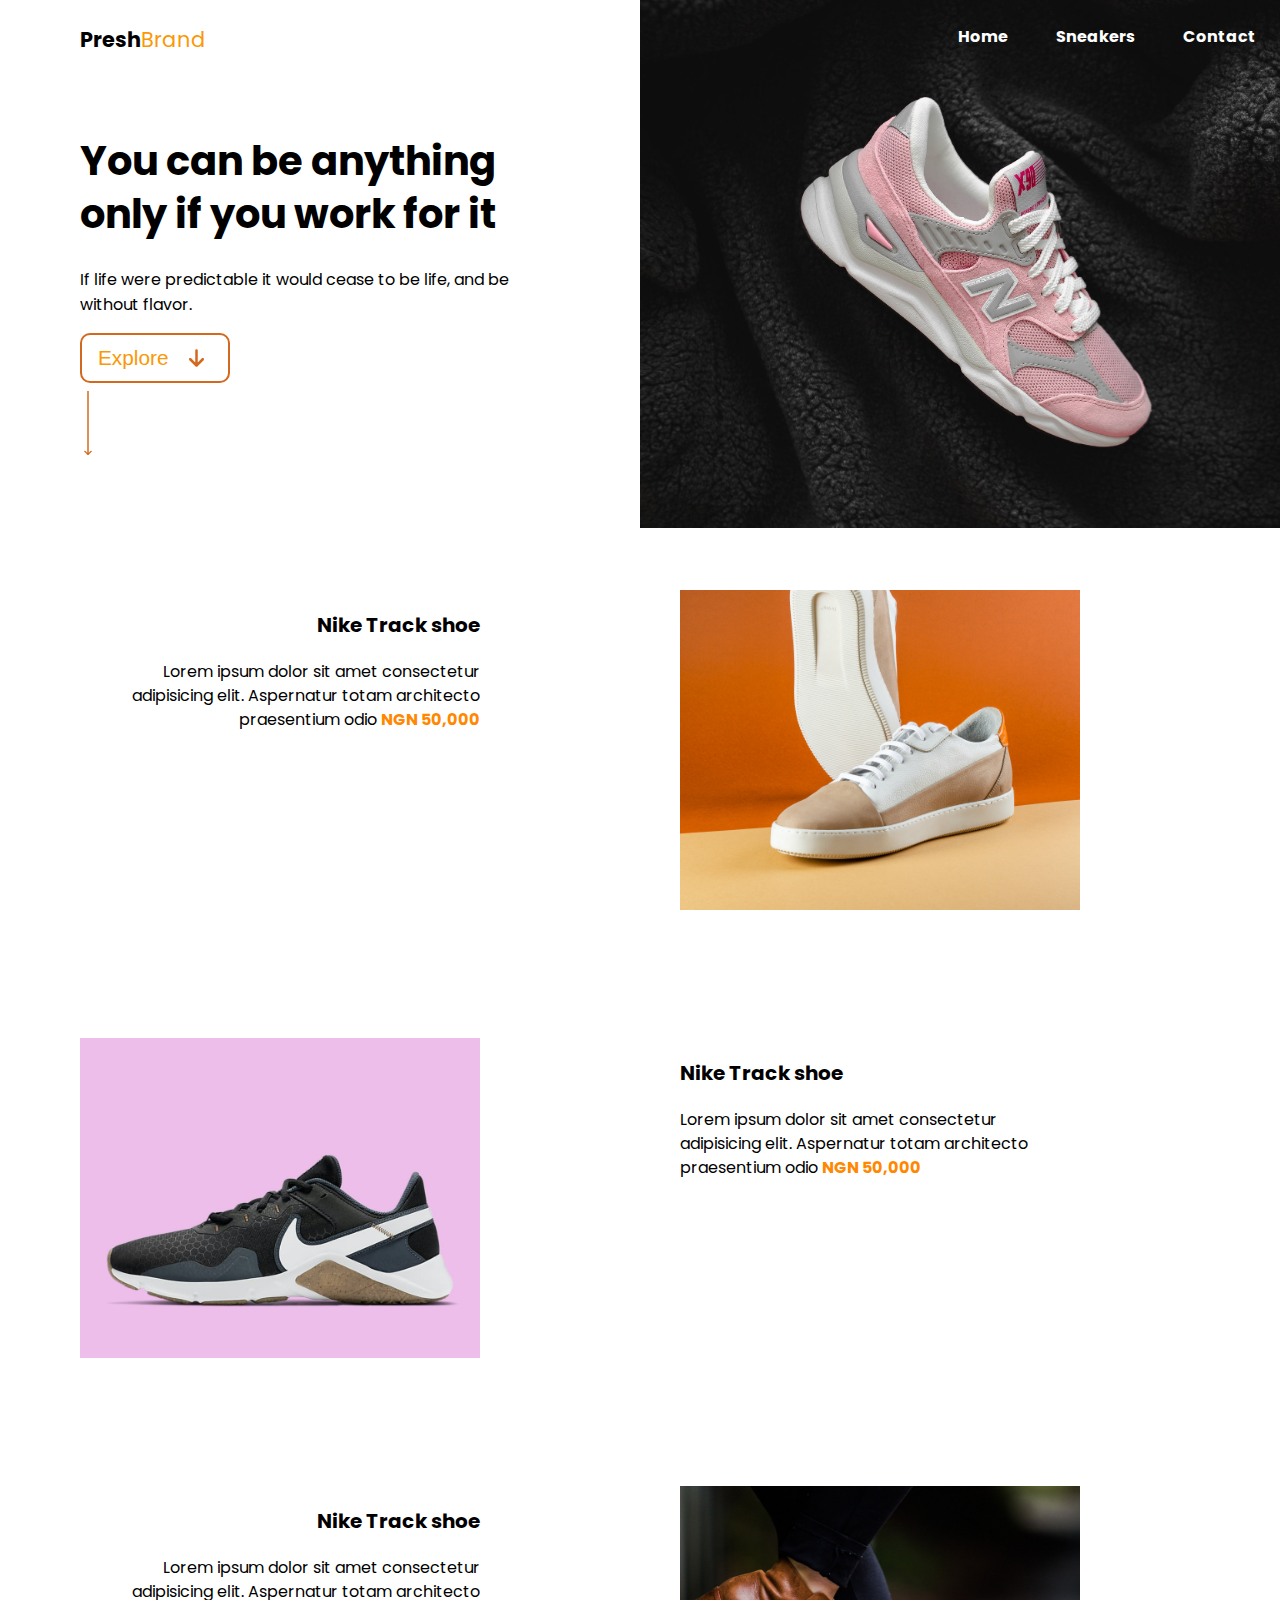
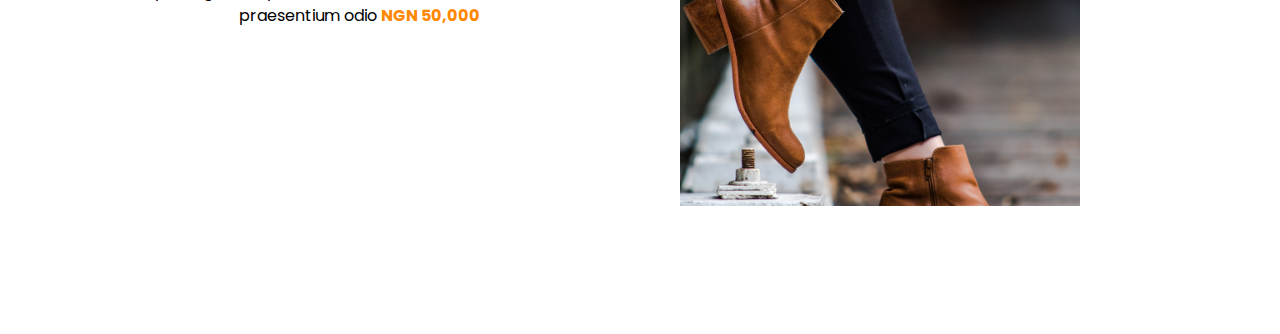
<file: index.html>
<!DOCTYPE html>
<html lang="en">
<head>
    <meta charset="UTF-8">
    <meta http-equiv="X-UA-Compatible" content="IE=edge">
    <meta name="viewport" content="width=device-width, initial-scale=1.0">
    <title>Landing page</title>
    <link rel="stylesheet" href="css/main.css">
</head>
<body>
    <div class="hero-img"></div>
    <div class="wrapper">
        <header>
            <a href="#" class="logo">
                Presh<span>Brand</span>
            </a>

            <nav>
                <svg class="close" viewBox="0 0 24 24" fill="none" xmlns="http://www.w3.org/2000/svg">
                    <path d="M12 2C10.0222 2 8.08879 2.58649 6.4443 3.6853C4.79981 4.78412 3.51809 6.3459 2.76121 8.17317C2.00433 10.0004 1.8063 12.0111 2.19215 13.9509C2.578 15.8907 3.53041 17.6725 4.92894 19.0711C6.32746 20.4696 8.10929 21.422 10.0491 21.8079C11.9889 22.1937 13.9996 21.9957 15.8268 21.2388C17.6541 20.4819 19.2159 19.2002 20.3147 17.5557C21.4135 15.9112 22 13.9778 22 12C22 10.6868 21.7413 9.38642 21.2388 8.17317C20.7363 6.95991 19.9997 5.85752 19.0711 4.92893C18.1425 4.00035 17.0401 3.26375 15.8268 2.7612C14.6136 2.25866 13.3132 2 12 2V2ZM14.71 13.29C14.8037 13.383 14.8781 13.4936 14.9289 13.6154C14.9797 13.7373 15.0058 13.868 15.0058 14C15.0058 14.132 14.9797 14.2627 14.9289 14.3846C14.8781 14.5064 14.8037 14.617 14.71 14.71C14.617 14.8037 14.5064 14.8781 14.3846 14.9289C14.2627 14.9797 14.132 15.0058 14 15.0058C13.868 15.0058 13.7373 14.9797 13.6154 14.9289C13.4936 14.8781 13.383 14.8037 13.29 14.71L12 13.41L10.71 14.71C10.617 14.8037 10.5064 14.8781 10.3846 14.9289C10.2627 14.9797 10.132 15.0058 10 15.0058C9.86799 15.0058 9.73729 14.9797 9.61543 14.9289C9.49357 14.8781 9.38297 14.8037 9.29 14.71C9.19628 14.617 9.12188 14.5064 9.07111 14.3846C9.02034 14.2627 8.99421 14.132 8.99421 14C8.99421 13.868 9.02034 13.7373 9.07111 13.6154C9.12188 13.4936 9.19628 13.383 9.29 13.29L10.59 12L9.29 10.71C9.1017 10.5217 8.99591 10.2663 8.99591 10C8.99591 9.7337 9.1017 9.4783 9.29 9.29C9.47831 9.1017 9.7337 8.99591 10 8.99591C10.2663 8.99591 10.5217 9.1017 10.71 9.29L12 10.59L13.29 9.29C13.4783 9.1017 13.7337 8.99591 14 8.99591C14.2663 8.99591 14.5217 9.1017 14.71 9.29C14.8983 9.4783 15.0041 9.7337 15.0041 10C15.0041 10.2663 14.8983 10.5217 14.71 10.71L13.41 12L14.71 13.29Z" fill="#fa9806"/>
                </svg>
                <ul>
                    <li><a href="#">Home</a></li>
                    <li><a href="#">Sneakers</a></li>
                    <li><a href="#">Contact</a></li>
                </ul>
            </nav>

            <svg class="menu" viewBox="0 0 48 32" fill="none" xmlns="http://www.w3.org/2000/svg">
                <path d="M24 32H0V26.6667H24V32ZM48 18.6667H0V13.3333H48V18.6667ZM48 5.33333H24V0H48V5.33333Z" fill="white"/>
            </svg>
        </header>

        <section class="hero">
            <h1>You can be anything only if you work for it</h1>
            <p class="subhead">If life were predictable it would cease to be life, and be without flavor.
            </p>
            <button class="btn"><a class="title" href="#">Explore</a> <svg class="down" xmlns="http://www.w3.org/2000/svg" viewBox="0 0 384 512"><!--! Font Awesome Pro 6.1.1 by @fontawesome - https://fontawesome.com License - https://fontawesome.com/license (Commercial License) Copyright 2022 Fonticons, Inc. --><path d="M374.6 310.6l-160 160C208.4 476.9 200.2 480 192 480s-16.38-3.125-22.62-9.375l-160-160c-12.5-12.5-12.5-32.75 0-45.25s32.75-12.5 45.25 0L160 370.8V64c0-17.69 14.33-31.1 31.1-31.1S224 46.31 224 64v306.8l105.4-105.4c12.5-12.5 32.75-12.5 45.25 0S387.1 298.1 374.6 310.6z"/></svg></button>
            <svg class="down-arrow" viewBox="0 0 16 132" fill="none" xmlns="http://www.w3.org/2000/svg">
                <path d="M7.29289 131.707C7.68341 132.098 8.31658 132.098 8.7071 131.707L15.0711 125.343C15.4616 124.953 15.4616 124.319 15.0711 123.929C14.6805 123.538 14.0474 123.538 13.6568 123.929L7.99999 129.586L2.34314 123.929C1.95262 123.538 1.31945 123.538 0.928927 123.929C0.538402 124.319 0.538402 124.953 0.928927 125.343L7.29289 131.707ZM7 -4.37114e-08L6.99999 131L8.99999 131L9 4.37114e-08L7 -4.37114e-08Z" fill="black"/>
            </svg>
            
        <!-- <form>
            <label for="name"><strong>Name:</strong><br>
                <input type="text" name="name" id="name" required="required"></label><br>
            <label for="shoe size"><strong>Shoe Size::</strong><br>
                <label class="z" for="size"> 30+</label>
                 <input type="checkbox" id="shoe1" name="shoe1" value="30+">
                <label class="z" for="size"> 40+</label>
               <input type="checkbox" id="shoe2" name="shoe2" value="40+">
                <label class="z" for="size">45+ </label>
               <input type="checkbox" id="shoe3" name="shoe3" value="45+"></label><br>
            <label for="contact"><strong>Contact</strong></label><br>
               <input type="" id="contact" required="required"><br>
            <button class="su"><strong>Submit</strong></button>
        </form> -->
        </section>

        <section class="more-info">
            <div class="feature">
                <div class="content">
                    <p class="title">Nike Track shoe</p>
                    <p class="desc">Lorem ipsum dolor sit amet consectetur adipisicing elit. Aspernatur totam architecto praesentium odio  <span>NGN 50,000</span></p>
                </div>

                <img src="images/2.jpg" alt="">
            </div>

            <div class="feature left">
                <div class="content">
                    <p class="title">Nike Track shoe</p>
                    <p class="desc">Lorem ipsum dolor sit amet consectetur adipisicing elit. Aspernatur totam architecto praesentium odio  <span>NGN 50,000</span></p>
                </div>

                <img src="images/3.jpg" alt="">
            </div>

            <div class="feature">
                <div class="content">
                    <p class="title">Nike Track shoe</p>
                    <p class="desc">Lorem ipsum dolor sit amet consectetur adipisicing elit. Aspernatur totam architecto praesentium odio  <span>NGN 50,000</span></p>
                </div>

                <img src="images/4.jpg" alt="">
            </div>
        </section>

        <section class="contact"></setion>
    </div>

</body>
</html>
</file>
<file: css/main.css>
@import url("https://fonts.googleapis.com/css2?family=Poppins:wght@300;400;500;600;700;800;900&display=swap");
body {
  margin: 1.5em;
  font-family: 'Poppins', sans-serif;
}

a {
  text-decoration: none;
  font-size: 1.3rem;
}

.hero-img {
  position: absolute;
  top: 0;
  left: 0;
  background: url("../images/1.jpg");
  background-size: cover;
  background-position-x: 20%;
  background-position-y: 20%;
  width: 100%;
  height: 100vh;
  z-index: -1;
  -webkit-animation: introLoad 3s forwards infinite;
          animation: introLoad 3s forwards infinite;
}

.logo {
  color: white;
  font-weight: bold;
}

.logo span {
  color: chocolate;
  font-weight: lighter;
}

h1 {
  color: white;
  font-size: 2.5rem;
  margin-top: 2em;
  line-height: 3.3rem;
}

.subhead {
  font-size: 1.4rem;
}

nav {
  display: none;
}

header {
  display: -webkit-box;
  display: -ms-flexbox;
  display: flex;
  -webkit-box-pack: justify;
      -ms-flex-pack: justify;
          justify-content: space-between;
}

header svg {
  width: 3em;
  margin-top: -.6em;
  cursor: pointer;
  stroke: chocolate;
}

header svg path {
  fill: chocolate;
}

.btn {
  display: -webkit-box;
  display: -ms-flexbox;
  display: flex;
  text-align: center;
  border-radius: 10px;
  border: 2px solid chocolate;
  background: transparent;
  color: chocolate;
  font-size: 20px;
  width: 150px;
  height: 50px;
}

.btn a {
  margin: 10px;
  color: white;
}

.btn .down {
  stroke: chocolate;
  width: 15px;
  margin: 10px;
}

.btn .down path {
  fill: chocolate;
}

.btn:hover {
  border: 2px solid #fffffe;
  color: white;
}

section.hero {
  color: white;
  height: 90vh;
  -webkit-animation: moveDown 1s ease-in-out forwards;
          animation: moveDown 1s ease-in-out forwards;
}

section.hero .down-arrow {
  stroke: chocolate;
  position: absolute;
  bottom: .005em;
  width: 1em;
  animation: moveArrow 1s alternate-reverse infinite;
}

section.hero .down-arrow path {
  fill: chocolate;
}

.z {
  color: orange;
}

label {
  color: white;
}

input {
  background: transparent;
  border: 2px solid chocolate;
  height: 15px;
  margin-left: -6px;
}

.su {
  color: chocolate;
  background: transparent;
  margin-top: 7px;
  margin-left: -6px;
}

.more-info img {
  width: 100%;
  height: 18rem;
  -o-object-fit: cover;
     object-fit: cover;
}

.more-info .title {
  font-weight: bold;
  font-size: 1.25em;
}

.more-info .desc {
  line-height: 1.5em;
}

.more-info .desc span {
  font-weight: bold;
  color: #ff8800;
}

@media only screen and (min-width: 680px) {
  body {
    margin: 1.5em 5em;
    font-family: 'Poppins', sans-serif;
  }
}

@media only screen and (min-width: 920px) {
  .menu {
    display: none;
  }
  nav {
    -webkit-transform: translateX(0);
            transform: translateX(0);
    position: unset;
    display: block;
    width: auto;
    height: auto;
    background: none;
  }
  nav svg.close {
    display: none;
  }
  nav ul {
    display: -webkit-box;
    display: -ms-flexbox;
    display: flex;
    margin: 0;
  }
  nav ul li {
    list-style: none;
  }
  nav ul a {
    color: white;
    padding: .5em 1.5em;
    font-size: 1rem;
    font-weight: bold;
  }
  nav ul a:hover {
    background: #c5670f;
    color: black;
    border-radius: 3px;
  }
  .hero-img {
    left: unset;
    right: 0;
    width: 50%;
    height: 33em;
  }
  .logo {
    color: #000000;
  }
  .logo span {
    color: #fa9806;
  }
  section.hero {
    color: #000000;
    height: auto;
    width: 40%;
    margin-bottom: 8em;
  }
  section.hero h1 {
    color: #000000;
  }
  section.hero .subhead {
    font-size: 1rem;
  }
  section.hero svg.down-arrow {
    position: unset;
    height: 4rem;
    margin-top: 8px;
  }
  .btn .title {
    color: #fa9806;
  }
  .btn:hover {
    color: #0e0e0e;
    border: 2px solid #fa9806;
  }
  .btn:hover .title {
    color: #fa9806;
  }
  .btn:hover .down {
    stroke: black;
    width: .8em;
    padding-left: .8em;
  }
  .btn:hover .down path {
    fill: black;
  }
  .feature {
    display: -ms-grid;
    display: grid;
    -ms-grid-columns: (auto)[2];
        grid-template-columns: repeat(2, auto);
    gap: 3em;
    margin-bottom: 8em;
  }
  .feature img {
    width: 25em;
    height: 20em;
  }
  .feature .content {
    text-align: right;
    width: 25em;
  }
  .feature.left {
        grid-template-areas: "left right";
  }
  .feature.left img {
    -ms-grid-row: 1;
    -ms-grid-column: 1;
    grid-area: left;
  }
  .feature.left .content {
    text-align: left;
    width: 25em;
    -ms-grid-column-align: left;
        justify-self: left;
  }
}

@media only screen and (min-width: 1200px) {
  .wrapper {
    width: 1200px;
    margin: 0 auto;
  }
  .feature {
    gap: 0;
  }
}

@-webkit-keyframes introLoad {
  from {
    -webkit-clip-path: polygon(0 0, 100% 0, 100% 0, 0 0);
            clip-path: polygon(0 0, 100% 0, 100% 0, 0 0);
  }
  to {
    -webkit-clip-path: polygon(0 0, 100% 0, 100% 100%, 0 100%);
            clip-path: polygon(0 0, 100% 0, 100% 100%, 0 100%);
  }
}

@keyframes introLoad {
  from {
    -webkit-clip-path: polygon(0 0, 100% 0, 100% 0, 0 0);
            clip-path: polygon(0 0, 100% 0, 100% 0, 0 0);
  }
  to {
    -webkit-clip-path: polygon(0 0, 100% 0, 100% 100%, 0 100%);
            clip-path: polygon(0 0, 100% 0, 100% 100%, 0 100%);
  }
}

@-webkit-keyframes moveArrow {
  from {
    -webkit-transform: translateY(-30px);
            transform: translateY(-30px);
  }
  to {
    -webkit-transform: translateY(0);
            transform: translateY(0);
  }
}

@keyframes moveArrow {
  from {
    -webkit-transform: translateY(-30px);
            transform: translateY(-30px);
  }
  to {
    -webkit-transform: translateY(0);
            transform: translateY(0);
  }
}

@-webkit-keyframes moveDown {
  from {
    -webkit-transform: translateY(-100px);
            transform: translateY(-100px);
  }
  to {
    -webkit-transform: translateY(0);
            transform: translateY(0);
    opacity: 1;
  }
}

@keyframes moveDown {
  from {
    -webkit-transform: translateY(-100px);
            transform: translateY(-100px);
  }
  to {
    -webkit-transform: translateY(0);
            transform: translateY(0);
    opacity: 1;
  }
}
/*# sourceMappingURL=main.css.map */
</file>
